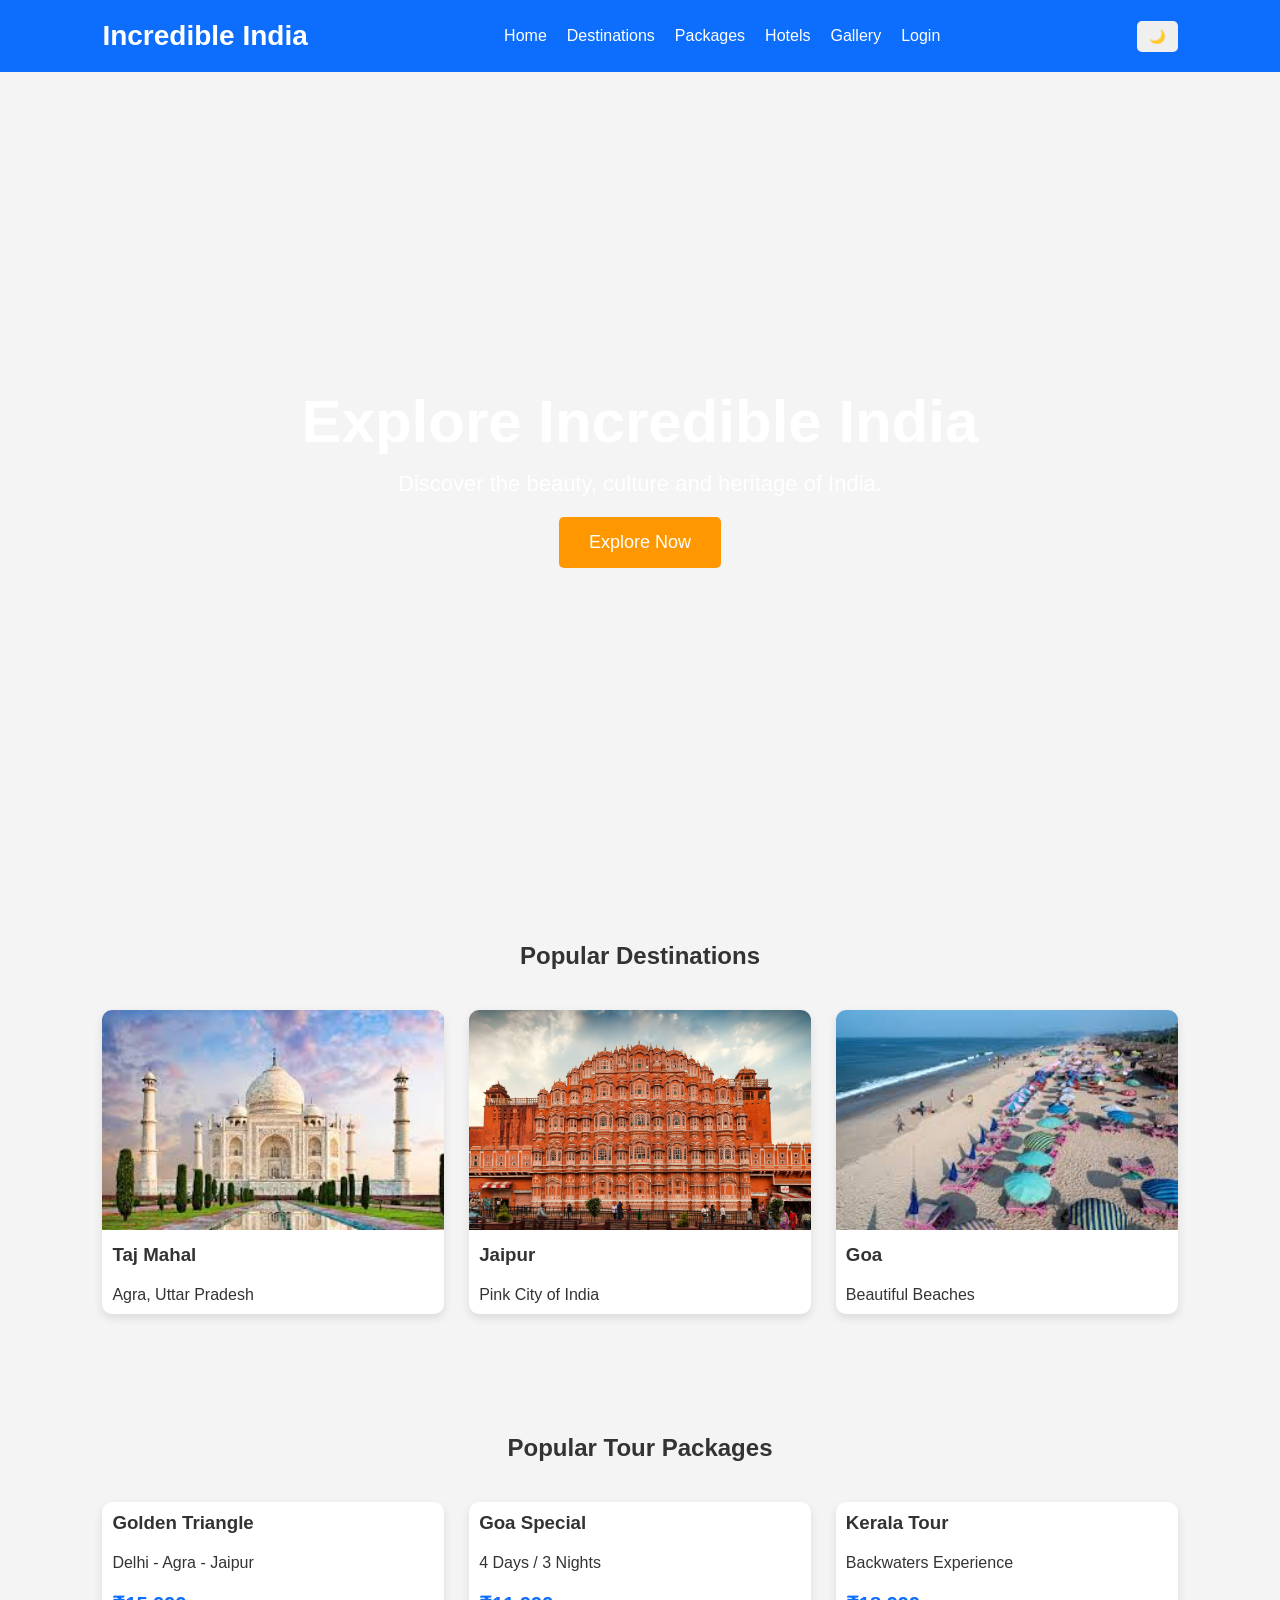
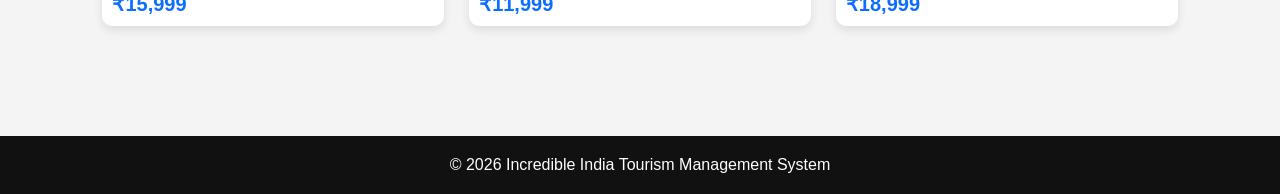
<file: index.html>
<!DOCTYPE html>
<html lang="en">
<head>
<meta charset="UTF-8">
<meta name="viewport" content="width=device-width, initial-scale=1.0">
<title>Incredible India Tourism</title>
<link rel="stylesheet" href="index.css">
</head>
<body>

<header>
    <nav class="navbar">
        <div class="logo">Incredible India</div>

        <ul class="nav-links">
            <li><a href="index.html">Home</a></li>
            <li><a href="destination.html">Destinations</a></li>
            <li><a href="packages.html">Packages</a></li>
            <li><a href="">Hotels</a></li>
            <li><a href="#">Gallery</a></li>
            <li><a href="login.html">Login</a></li>
        </ul>

        <button id="themeBtn">🌙</button>
    </nav>
</header>

<section class="hero">
    <div class="hero-content">
        <h1>Explore Incredible India</h1>
        <p>Discover the beauty, culture and heritage of India.</p>
        
        <a href="explore.html"><button  class="explore-btn">Explore Now</button></a>
        
    </div>
</section>

<section class="destinations">
    <h2>Popular Destinations</h2>

    <div class="card-container">

        <div class="card">
            <img src="tajmahal.jpeg" alt="Taj Mahal">
            <h3>Taj Mahal</h3>
            <p>Agra, Uttar Pradesh</p>
        </div>

        <div class="card">
            <img src="jaypur.jpg" alt="Jaipur">
            <h3>Jaipur</h3>
            <p>Pink City of India</p>
        </div>

        <div class="card">
            <img src="goa.jpeg" alt="Goa">
            <h3>Goa</h3>
            <p>Beautiful Beaches</p>
        </div>

    </div>
</section>

<section class="packages">
    <h2>Popular Tour Packages</h2>

    <div class="package-container">

        <div class="package">
            <h3>Golden Triangle</h3>
            <p>Delhi - Agra - Jaipur</p>
            <span>₹15,999</span>
        </div>

        <div class="package">
            <h3>Goa Special</h3>
            <p>4 Days / 3 Nights</p>
            <span>₹11,999</span>
        </div>

        <div class="package">
            <h3>Kerala Tour</h3>
            <p>Backwaters Experience</p>
            <span>₹18,999</span>
        </div>

    </div>
</section>

<footer>
    <p>© 2026 Incredible India Tourism Management System</p>
</footer>

<script src="app.js"></script>

</body>
</html>
</file>
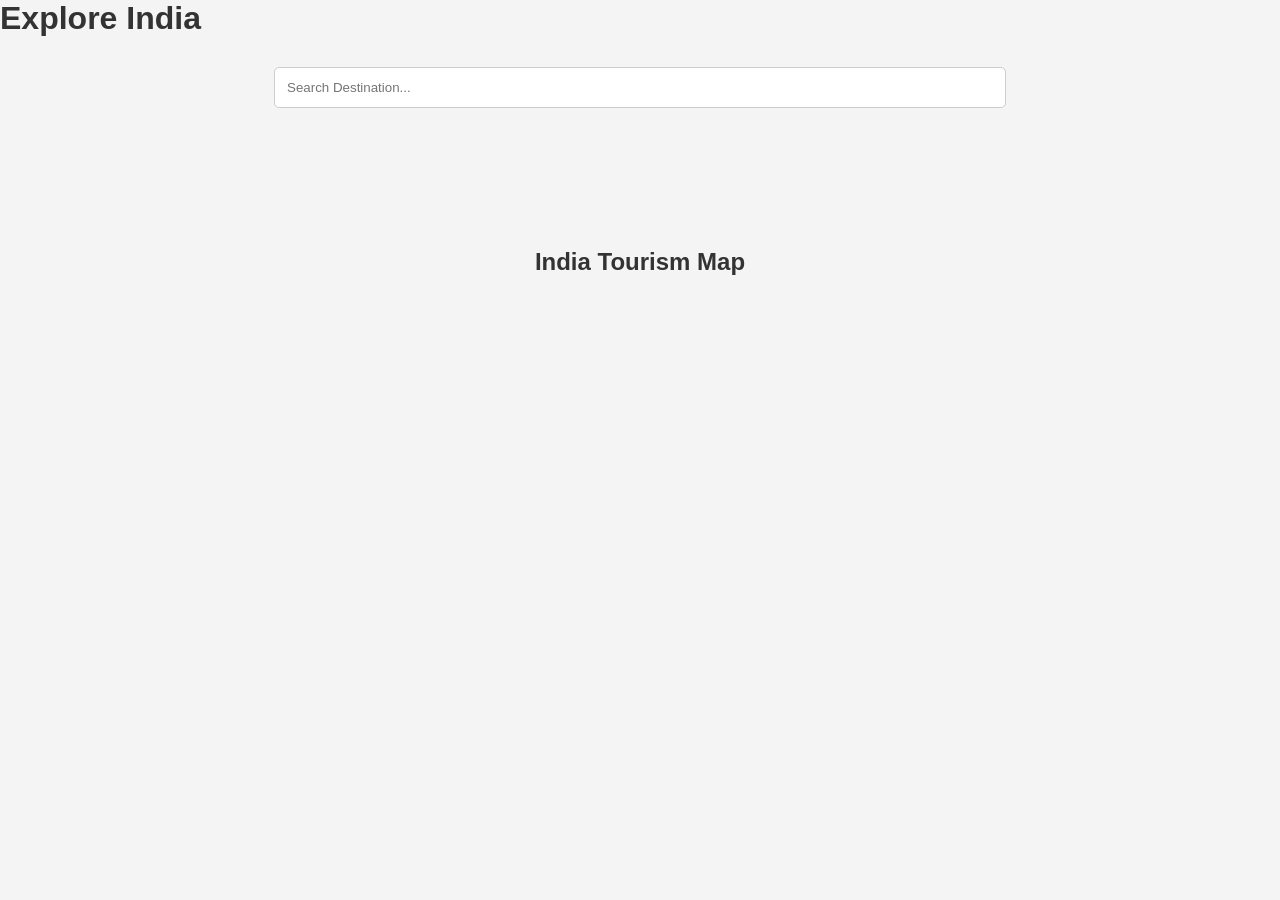
<file: destination.html>
<!DOCTYPE html>
<html lang="en">
<head>
<meta charset="UTF-8">
<meta name="viewport" content="width=device-width, initial-scale=1.0">
<title>Destinations</title>
<link rel="stylesheet" href="index.css">
</head>
<body>

<header>
    <h1>Explore India</h1>
</header>

<section class="search-section">
    <input type="text" id="searchInput"
    placeholder="Search Destination...">
</section>

<section id="destinationContainer"
class="destination-grid">
</section>

<h2 class="map-heading">India Tourism Map</h2>

<div class="map-container">

<iframe
src="https://www.google.com/maps/place/India/@21.0680074,82.7525294,5z/data=!3m1!4b1!4m6!3m5!1s0x30635ff06b92b791:0xd78c4fa1854213a6!8m2!3d20.593684!4d78.96288!16zL20vMDNyazA?entry=ttu&g_ep=EgoyMDI2MDYwMS4wIKXMDSoASAFQAw%3D%3D"
width="100%"
height="450"
style="border:0;"
allowfullscreen=""
loading="lazy">
</iframe>

</div>

<script src="app.js"></script>

</body>
</html>
</file>
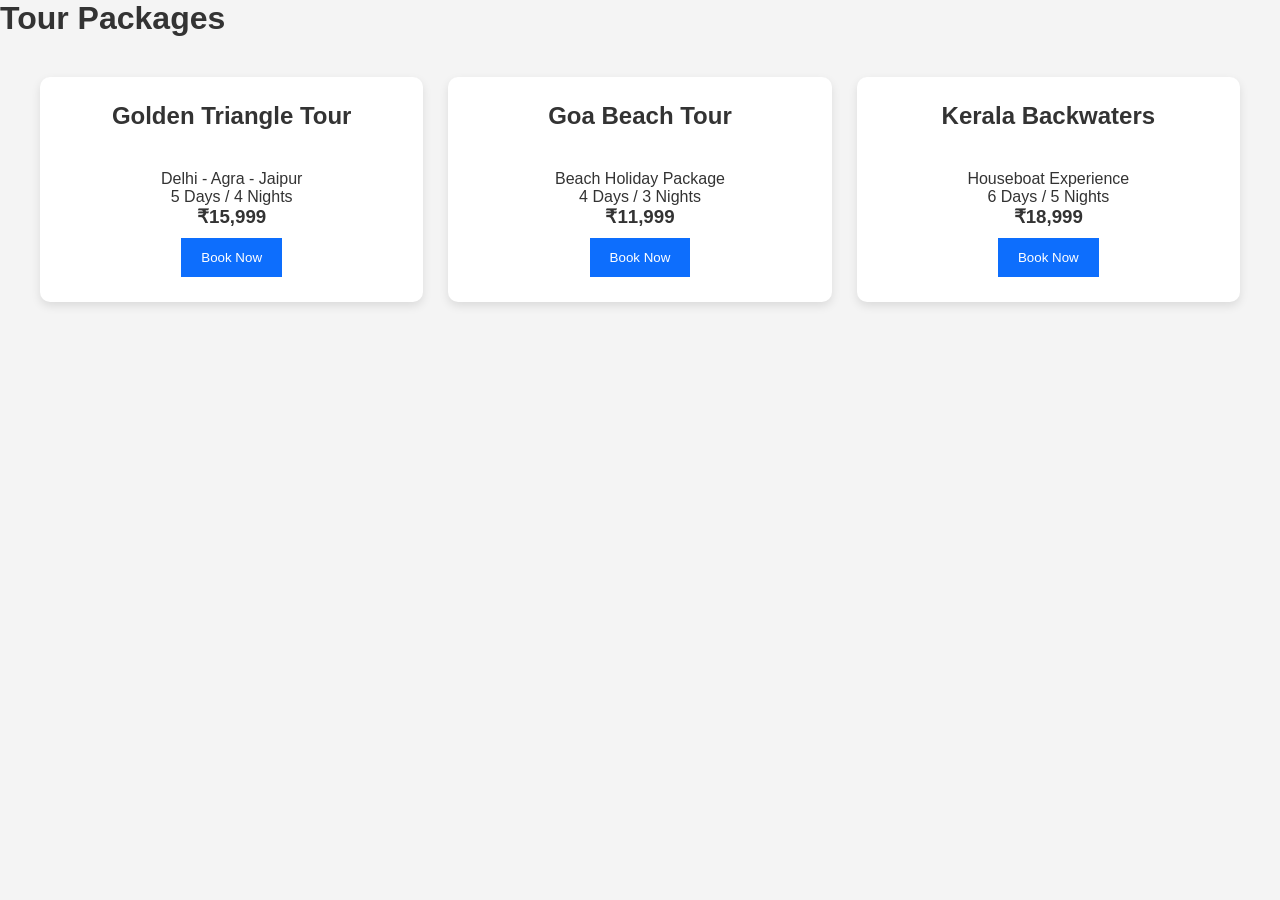
<file: packages.html>
<!DOCTYPE html>
<html lang="en">
<head>
<meta charset="UTF-8">
<meta name="viewport" content="width=device-width, initial-scale=1.0">
<title>Tour Packages</title>
<link rel="stylesheet" href="index.css">
</head>
<body>

<h1 class="page-title">Tour Packages</h1>

<div class="package-grid">

<div class="package-card">
<h2>Golden Triangle Tour</h2>
<p>Delhi - Agra - Jaipur</p>
<p>5 Days / 4 Nights</p>
<h3>₹15,999</h3>

<a href="booking.html?package=Golden Triangle Tour">
<button>Book Now</button>
</a>
</div>

<div class="package-card">
<h2>Goa Beach Tour</h2>
<p>Beach Holiday Package</p>
<p>4 Days / 3 Nights</p>
<h3>₹11,999</h3>

<a href="booking.html?package=Goa Beach Tour">
<button>Book Now</button>
</a>
</div>

<div class="package-card">
<h2>Kerala Backwaters</h2>
<p>Houseboat Experience</p>
<p>6 Days / 5 Nights</p>
<h3>₹18,999</h3>

<a href="booking.html?package=Kerala Backwaters">
<button>Book Now</button>
</a>
</div>

</div>

</body>
</html>
</file>
<file: index.css>
/*index*/
*{
margin:0;
padding:0;
box-sizing:border-box;
font-family:'Segoe UI',sans-serif;
}

body{
background:#f4f4f4;
color:#333;
transition:0.3s;
}

.navbar{
display:flex;
justify-content:space-between;
align-items:center;
padding:20px 8%;
background:#0d6efd;
color:white;
}

.logo{
font-size:28px;
font-weight:bold;
}

.nav-links{
display:flex;
list-style:none;
gap:20px;
}

.nav-links a{
color:white;
text-decoration:none;
font-weight:500;
}

#themeBtn{
padding:8px 12px;
border:none;
cursor:pointer;
border-radius:5px;
}

.hero{
height:90vh;
background:url("");
background-size:cover;
background-position:center;
display:flex;
justify-content:center;
align-items:center;
text-align:center;
color:white;
}

.hero-content h1{
font-size:60px;
margin-bottom:15px;
}

.hero-content p{
font-size:22px;
margin-bottom:20px;
}

.explore-btn{
padding:15px 30px;
background:#ff9800;
border:none;
color:white;
font-size:18px;
cursor:pointer;
border-radius:5px;

}

.destinations,
.packages{
padding:60px 8%;
}

h2{
text-align:center;
margin-bottom:40px;
}

.card-container,
.package-container{
display:grid;
grid-template-columns:repeat(auto-fit,minmax(280px,1fr));
gap:25px;
}

.card,
.package{
background:white;
border-radius:10px;
overflow:hidden;
box-shadow:0 4px 10px rgba(0,0,0,0.1);
}

.card img{
width:100%;
height:220px;
object-fit:cover;
}

.card h3,
.card p,
.package h3,
.package p,
.package span{
padding:10px;
}

.package span{
display:block;
font-size:20px;
font-weight:bold;
color:#0d6efd;
}

footer{
background:#111;
color:white;
text-align:center;
padding:20px;
margin-top:50px;
}

.dark{
background:#1e1e1e;
color:white;
}

.dark .card,
.dark .package{
background:#2c2c2c;
color:white;
}

@media(max-width:768px){

.navbar{
flex-direction:column;
gap:15px;
}

.hero-content h1{
font-size:40px;
}

.nav-links{
flex-wrap:wrap;
justify-content:center;
}
}


/*registration,login*/


.auth-container{
width:400px;
max-width:90%;
margin:80px auto;
padding:30px;
background:#fff;
border-radius:10px;
box-shadow:0 0 10px rgba(0,0,0,.1);
}

.auth-container h2{
text-align:center;
margin-bottom:20px;
}

.auth-container input{
width:100%;
padding:12px;
margin:10px 0;
border:1px solid #ccc;
border-radius:5px;
}

.auth-container button{
width:100%;
padding:12px;
background:#0d6efd;
border:none;
color:white;
cursor:pointer;
border-radius:5px;
}

.auth-container p{
text-align:center;
margin-top:15px;
}


/*destination*/



.search-section{
text-align:center;
padding:30px;
}

.search-section input{
width:60%;
padding:12px;
border:1px solid #ccc;
border-radius:5px;
}

.destination-grid{

display:grid;

grid-template-columns:
repeat(auto-fit,minmax(250px,1fr));

gap:25px;

padding:40px;
}

.destination-card{

background:white;

padding:15px;

border-radius:10px;

box-shadow:
0 4px 10px rgba(0,0,0,.1);

text-align:center;
}

.destination-card img{

width:100%;

height:220px;

object-fit:cover;

border-radius:10px;
}

.destination-card button{

margin-top:10px;

padding:10px 15px;

background:#0d6efd;

border:none;

color:white;

cursor:pointer;
}

.map-heading{
text-align:center;
margin-top:30px;
}

.map-container{
padding:30px;
}


/*booking,packages*/

.package-grid{

display:grid;

grid-template-columns:
repeat(auto-fit,minmax(300px,1fr));

gap:25px;

padding:40px;
}

.package-card{

background:white;

padding:25px;

border-radius:10px;

text-align:center;

box-shadow:
0 4px 10px rgba(0,0,0,.1);
}

.package-card button{

padding:12px 20px;

background:#0d6efd;

border:none;

color:white;

cursor:pointer;

margin-top:10px;
}

.booking-container{

width:500px;

max-width:90%;

margin:50px auto;

background:white;

padding:30px;

border-radius:10px;
}

.booking-container input,
.booking-container select{

width:100%;

padding:12px;

margin:10px 0;
}

.history-card{

background:white;

padding:20px;

margin:15px;

border-radius:10px;

box-shadow:
0 2px 8px rgba(0,0,0,.1);
}
</file>
